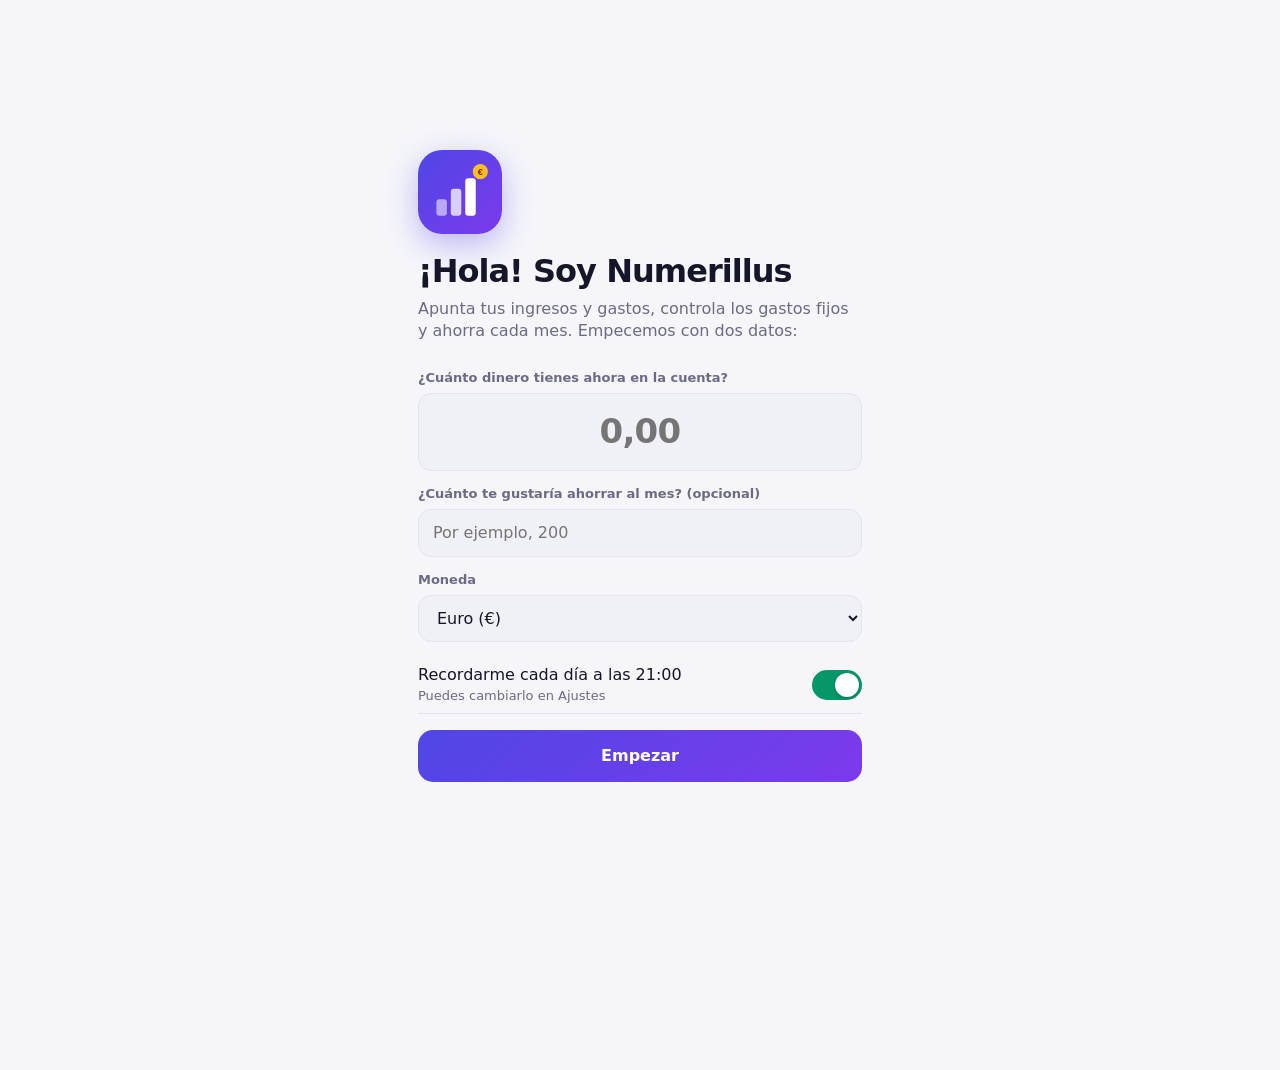
<file: index.html>
<!DOCTYPE html>
<html lang="es">
<head>
  <meta charset="utf-8">
  <meta name="viewport" content="width=device-width, initial-scale=1, viewport-fit=cover">
  <title>Numerillus</title>
  <meta name="description" content="Controla tus ingresos, gastos y ahorro mes a mes.">
  <meta name="theme-color" content="#4f46e5">
  <meta name="apple-mobile-web-app-capable" content="yes">
  <meta name="mobile-web-app-capable" content="yes">
  <meta name="apple-mobile-web-app-status-bar-style" content="default">
  <meta name="apple-mobile-web-app-title" content="Numerillus">
  <link rel="manifest" href="manifest.webmanifest">
  <link rel="icon" href="icons/icon.svg" type="image/svg+xml">
  <link rel="apple-touch-icon" href="icons/apple-touch-icon.png">
  <link rel="stylesheet" href="css/styles.css">
</head>
<body>
  <div id="app" class="app">
    <main id="view" class="view" tabindex="-1"></main>

    <button id="fab" class="fab" data-action="new-tx" aria-label="Añadir movimiento">
      <svg viewBox="0 0 24 24" width="28" height="28"><path d="M12 5v14M5 12h14" stroke="currentColor" stroke-width="2.4" stroke-linecap="round"/></svg>
    </button>

    <nav class="tabbar" aria-label="Secciones">
      <a href="#home" data-tab="home">
        <svg viewBox="0 0 24 24"><path d="M3 10.5 12 3l9 7.5V20a1 1 0 0 1-1 1h-5v-6H9v6H4a1 1 0 0 1-1-1z"/></svg>
        <span>Inicio</span>
      </a>
      <a href="#movements" data-tab="movements">
        <svg viewBox="0 0 24 24"><path d="M4 6h16M4 12h16M4 18h10"/></svg>
        <span>Movimientos</span>
      </a>
      <a href="#fixed" data-tab="fixed">
        <svg viewBox="0 0 24 24"><rect x="3" y="5" width="18" height="16" rx="2"/><path d="M3 10h18M8 3v4M16 3v4"/></svg>
        <span>Fijos</span>
      </a>
      <a href="#stats" data-tab="stats">
        <svg viewBox="0 0 24 24"><path d="M4 20V10M10 20V4M16 20v-7M22 20H2"/></svg>
        <span>Estadísticas</span>
      </a>
      <a href="#settings" data-tab="settings">
        <svg viewBox="0 0 24 24"><circle cx="12" cy="12" r="3"/><path d="M19.4 15a1.7 1.7 0 0 0 .3 1.8l.1.1a2 2 0 1 1-2.8 2.8l-.1-.1a1.7 1.7 0 0 0-1.8-.3 1.7 1.7 0 0 0-1 1.5V21a2 2 0 1 1-4 0v-.1a1.7 1.7 0 0 0-1.1-1.5 1.7 1.7 0 0 0-1.8.3l-.1.1a2 2 0 1 1-2.8-2.8l.1-.1a1.7 1.7 0 0 0 .3-1.8 1.7 1.7 0 0 0-1.5-1H3a2 2 0 1 1 0-4h.1a1.7 1.7 0 0 0 1.5-1.1 1.7 1.7 0 0 0-.3-1.8l-.1-.1a2 2 0 1 1 2.8-2.8l.1.1a1.7 1.7 0 0 0 1.8.3H9a1.7 1.7 0 0 0 1-1.5V3a2 2 0 1 1 4 0v.1a1.7 1.7 0 0 0 1 1.5 1.7 1.7 0 0 0 1.8-.3l.1-.1a2 2 0 1 1 2.8 2.8l-.1.1a1.7 1.7 0 0 0-.3 1.8V9a1.7 1.7 0 0 0 1.5 1H21a2 2 0 1 1 0 4h-.1a1.7 1.7 0 0 0-1.5 1z"/></svg>
        <span>Ajustes</span>
      </a>
    </nav>
  </div>

  <div id="sheet-root"></div>
  <div id="toast" class="toast" role="status" aria-live="polite"></div>

  <script type="module" src="js/app.js"></script>
</body>
</html>
</file>
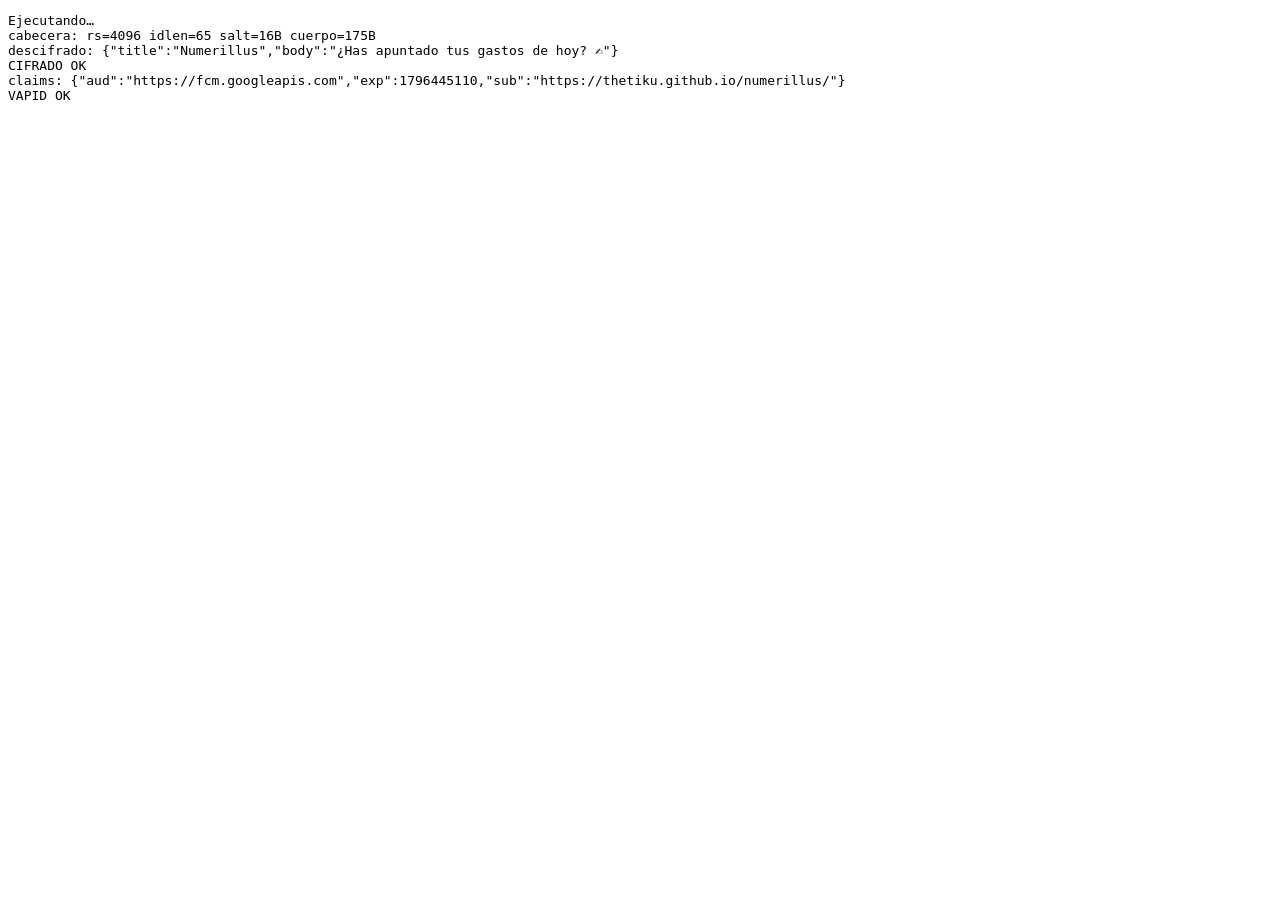
<file: push-server/selftest.html>
<!DOCTYPE html>
<meta charset="utf-8">
<title>Numerillus push · autotest</title>
<pre id="out">Ejecutando…</pre>
<script type="module">
// Autotest: cifra como el servidor (webpush.js) y descifra como haría el navegador (RFC 8291),
// y verifica la firma VAPID. Usa claves de prueba generadas aquí (no las reales).
import { encryptPayload, vapidAuth, b64u } from './webpush.js';
const out = document.getElementById('out');
const log = (m) => { out.textContent += '\n' + m; };
const enc = new TextEncoder();
const concat = (...a) => { const o = new Uint8Array(a.reduce((n, x) => n + x.length, 0)); let i = 0; for (const x of a) { o.set(x, i); i += x.length; } return o; };
const hmac = async (k, d) => new Uint8Array(await crypto.subtle.sign('HMAC', await crypto.subtle.importKey('raw', k, { name: 'HMAC', hash: 'SHA-256' }, false, ['sign']), d));

try {
  // "Navegador" receptor
  const ua = await crypto.subtle.generateKey({ name: 'ECDH', namedCurve: 'P-256' }, true, ['deriveBits']);
  const uaPub = new Uint8Array(await crypto.subtle.exportKey('raw', ua.publicKey));
  const auth = crypto.getRandomValues(new Uint8Array(16));
  const sub = { endpoint: 'https://fcm.googleapis.com/fcm/send/abc', keys: { p256dh: b64u.encode(uaPub), auth: b64u.encode(auth) } };

  const msg = JSON.stringify({ title: 'Numerillus', body: '¿Has apuntado tus gastos de hoy? ✍️' });
  const body = await encryptPayload(sub, msg);

  // Descifrado independiente (lado receptor)
  const salt = body.slice(0, 16);
  const rs = new DataView(body.buffer).getUint32(16);
  const idlen = body[20];
  const asPub = body.slice(21, 21 + idlen);
  const ct = body.slice(21 + idlen);
  const asKey = await crypto.subtle.importKey('raw', asPub, { name: 'ECDH', namedCurve: 'P-256' }, false, []);
  const secret = new Uint8Array(await crypto.subtle.deriveBits({ name: 'ECDH', public: asKey }, ua.privateKey, 256));
  const ikm = await hmac(await hmac(auth, secret), concat(enc.encode('WebPush: info\0'), uaPub, asPub, new Uint8Array([1])));
  const prk = await hmac(salt, ikm);
  const cek = (await hmac(prk, concat(enc.encode('Content-Encoding: aes128gcm\0'), new Uint8Array([1])))).slice(0, 16);
  const nonce = (await hmac(prk, concat(enc.encode('Content-Encoding: nonce\0'), new Uint8Array([1])))).slice(0, 12);
  const k = await crypto.subtle.importKey('raw', cek, 'AES-GCM', false, ['decrypt']);
  const pt = new Uint8Array(await crypto.subtle.decrypt({ name: 'AES-GCM', iv: nonce }, k, ct));
  const delim = pt[pt.length - 1];
  const text = new TextDecoder().decode(pt.slice(0, -1));
  log(`cabecera: rs=${rs} idlen=${idlen} salt=${salt.length}B cuerpo=${body.length}B`);
  log(`descifrado: ${text}`);
  log(`CIFRADO ${text === msg && delim === 2 && rs === 4096 && idlen === 65 ? 'OK' : 'FALLO'}`);

  // VAPID
  const vk = await crypto.subtle.generateKey({ name: 'ECDSA', namedCurve: 'P-256' }, true, ['sign', 'verify']);
  const jwk = await crypto.subtle.exportKey('jwk', vk.privateKey);
  const pub = new Uint8Array(await crypto.subtle.exportKey('raw', vk.publicKey));
  const h = await vapidAuth(sub.endpoint, { privateJwk: jwk, publicKey: b64u.encode(pub), subject: 'https://thetiku.github.io/numerillus/' });
  const [, token, kpart] = h.match(/^vapid t=([^,]+), k=(.+)$/);
  const [hd, cl, sg] = token.split('.');
  const ok = await crypto.subtle.verify({ name: 'ECDSA', hash: 'SHA-256' }, vk.publicKey, b64u.decode(sg), enc.encode(`${hd}.${cl}`));
  const claims = JSON.parse(new TextDecoder().decode(b64u.decode(cl)));
  log(`claims: ${JSON.stringify(claims)}`);
  log(`VAPID ${ok && kpart === b64u.encode(pub) && claims.aud === 'https://fcm.googleapis.com' && b64u.decode(sg).length === 64 ? 'OK' : 'FALLO'}`);
} catch (e) {
  log('ERROR ' + e.message);
}
document.title = out.textContent.includes('FALLO') || out.textContent.includes('ERROR') ? 'FALLO' : 'OK';
</script>
</file>
<file: css/styles.css>
/* ===== Numerillus ===== */
:root {
  --bg: #f5f5fa;
  --surface: #ffffff;
  --surface-2: #f0f0f7;
  --text: #16162a;
  --muted: #6b6b85;
  --border: #e4e4ef;
  --primary: #4f46e5;
  --primary-2: #7c3aed;
  --primary-soft: #eef0ff;
  --income: #059669;
  --expense: #e11d48;
  --saving: #0284c7;
  --warning: #d97706;
  --shadow: 0 6px 24px rgba(30, 30, 80, .08);
  --radius: 18px;
  --tabbar-h: 64px;
  --safe-b: env(safe-area-inset-bottom, 0px);
  --safe-t: env(safe-area-inset-top, 0px);
  color-scheme: light;
}

@media (prefers-color-scheme: dark) {
  :root:not([data-theme="light"]) {
    --bg: #0e0e1a; --surface: #181828; --surface-2: #22223a; --text: #f1f1fa; --muted: #9a9ab8;
    --border: #2c2c46; --primary: #818cf8; --primary-2: #a78bfa; --primary-soft: #23234a;
    --income: #34d399; --expense: #fb7185; --saving: #38bdf8; --warning: #fbbf24;
    --shadow: 0 6px 24px rgba(0, 0, 0, .35); color-scheme: dark;
  }
}
:root[data-theme="dark"] {
  --bg: #0e0e1a; --surface: #181828; --surface-2: #22223a; --text: #f1f1fa; --muted: #9a9ab8;
  --border: #2c2c46; --primary: #818cf8; --primary-2: #a78bfa; --primary-soft: #23234a;
  --income: #34d399; --expense: #fb7185; --saving: #38bdf8; --warning: #fbbf24;
  --shadow: 0 6px 24px rgba(0, 0, 0, .35); color-scheme: dark;
}

* { box-sizing: border-box; -webkit-tap-highlight-color: transparent; }
html, body { margin: 0; height: 100%; }
body {
  font-family: -apple-system, BlinkMacSystemFont, "SF Pro Text", "Segoe UI", Roboto, system-ui, sans-serif;
  background: var(--bg); color: var(--text); font-size: 16px; line-height: 1.4;
  -webkit-font-smoothing: antialiased; overscroll-behavior-y: none;
}
button, input, select { font: inherit; color: inherit; }
button { cursor: pointer; }
h1, h2, h3 { margin: 0; line-height: 1.2; }

.app { max-width: 520px; margin: 0 auto; min-height: 100%; position: relative; }
.view {
  padding: calc(16px + var(--safe-t)) 16px calc(var(--tabbar-h) + var(--safe-b) + 90px);
  outline: none; animation: fade .2s ease;
}
@keyframes fade { from { opacity: 0; transform: translateY(4px); } to { opacity: 1; transform: none; } }

/* ----- Cabecera ----- */
.header { display: flex; align-items: center; justify-content: space-between; gap: 12px; margin-bottom: 16px; }
.header h1 { font-size: 26px; font-weight: 800; letter-spacing: -.02em; }
.header .sub { color: var(--muted); font-size: 14px; margin-top: 2px; }
.brand { display: flex; align-items: center; gap: 10px; }
.brand img { width: 36px; height: 36px; border-radius: 10px; }

.month-switch {
  display: flex; align-items: center; justify-content: space-between; background: var(--surface);
  border-radius: 14px; padding: 6px; margin-bottom: 16px; box-shadow: var(--shadow);
}
.month-switch strong { font-size: 16px; }
.icon-btn {
  width: 38px; height: 38px; border-radius: 11px; border: 0; background: var(--surface-2);
  display: grid; place-items: center; color: var(--text);
}
.icon-btn svg { width: 20px; height: 20px; fill: none; stroke: currentColor; stroke-width: 2.2; stroke-linecap: round; stroke-linejoin: round; }
.icon-btn:active { transform: scale(.94); }

/* ----- Tarjetas ----- */
.card { background: var(--surface); border-radius: var(--radius); padding: 16px; box-shadow: var(--shadow); margin-bottom: 14px; }
.card-title { display: flex; align-items: center; justify-content: space-between; margin-bottom: 12px; }
.card-title h2 { font-size: 17px; font-weight: 700; }
.card-title .link { color: var(--primary); font-size: 14px; font-weight: 600; background: none; border: 0; padding: 0; text-decoration: none; }

.balance-card {
  background: linear-gradient(135deg, var(--primary), var(--primary-2)); color: #fff;
  border-radius: 22px; padding: 20px; margin-bottom: 14px; box-shadow: 0 10px 30px rgba(79, 70, 229, .35);
}
.balance-card .label { opacity: .85; font-size: 14px; }
.balance-card .amount { font-size: 36px; font-weight: 800; letter-spacing: -.02em; margin: 4px 0 14px; }
.balance-card .row { display: grid; grid-template-columns: 1fr 1fr; gap: 10px; }
.balance-card .pill { background: rgba(255, 255, 255, .16); border-radius: 14px; padding: 10px 12px; }
.balance-card .pill span { display: block; font-size: 12px; opacity: .85; }
.balance-card .pill b { font-size: 16px; }

.stats-grid { display: grid; grid-template-columns: 1fr 1fr; gap: 10px; margin-bottom: 14px; }
.stat { background: var(--surface); border-radius: 16px; padding: 14px; box-shadow: var(--shadow); }
.stat .k { color: var(--muted); font-size: 13px; display: flex; align-items: center; gap: 6px; }
.stat .v { font-size: 19px; font-weight: 750; margin-top: 4px; }
.dot { width: 8px; height: 8px; border-radius: 50%; display: inline-block; }

.income { color: var(--income); }
.expense { color: var(--expense); }
.saving { color: var(--saving); }
.muted { color: var(--muted); }
.small { font-size: 13px; }

.reminder-card {
  display: flex; gap: 12px; align-items: center; background: var(--primary-soft);
  border-radius: 16px; padding: 14px; margin-bottom: 14px;
}
.reminder-card .emoji { font-size: 28px; }
.reminder-card p { margin: 0; font-size: 14px; }
.reminder-card b { display: block; font-size: 15px; }

/* ----- Progreso ----- */
.progress { height: 10px; background: var(--surface-2); border-radius: 99px; overflow: hidden; }
.progress > i { display: block; height: 100%; border-radius: 99px; background: linear-gradient(90deg, var(--saving), var(--primary)); transition: width .4s; }
.progress-meta { display: flex; justify-content: space-between; font-size: 13px; color: var(--muted); margin-top: 8px; }

/* ----- Listas ----- */
.list { display: flex; flex-direction: column; }
.item {
  display: flex; align-items: center; gap: 12px; padding: 10px 0; border: 0; background: none;
  text-align: left; width: 100%; border-bottom: 1px solid var(--border);
}
.item:last-child { border-bottom: 0; }
.cat-icon {
  width: 42px; height: 42px; border-radius: 13px; display: grid; place-items: center; font-size: 20px; flex: none;
}
.item .main { flex: 1; min-width: 0; }
.item .title, .item .meta { display: block; }
.item .title { font-weight: 600; white-space: nowrap; overflow: hidden; text-overflow: ellipsis; }
.item .meta { color: var(--muted); font-size: 13px; }
.item .amt { font-weight: 700; white-space: nowrap; }
.day-group { margin-bottom: 14px; }
.day-head { display: flex; justify-content: space-between; color: var(--muted); font-size: 13px; font-weight: 600; margin: 0 4px 6px; }

.empty { text-align: center; color: var(--muted); padding: 26px 10px; }
.empty .emoji { font-size: 40px; display: block; margin-bottom: 6px; }

.badge { font-size: 11px; font-weight: 700; padding: 2px 8px; border-radius: 99px; background: var(--surface-2); color: var(--muted); }
.badge.paid { background: color-mix(in srgb, var(--income) 15%, transparent); color: var(--income); }
.badge.late { background: color-mix(in srgb, var(--expense) 15%, transparent); color: var(--expense); }

/* Gastos fijos */
.fixed-item { display: flex; align-items: center; gap: 12px; padding: 12px 0; border-bottom: 1px solid var(--border); }
.fixed-item:last-child { border-bottom: 0; }
.fixed-item.is-paid .title { text-decoration: line-through; color: var(--muted); }
.check {
  width: 30px; height: 30px; border-radius: 50%; border: 2px solid var(--border); background: transparent;
  display: grid; place-items: center; flex: none; transition: all .15s;
}
.check svg { width: 16px; height: 16px; stroke: #fff; stroke-width: 3; fill: none; opacity: 0; }
.check.on { background: var(--income); border-color: var(--income); }
.check.on svg { opacity: 1; }
.fixed-item .main { flex: 1; min-width: 0; border: 0; background: none; text-align: left; padding: 0; }

/* Segmentado */
.segmented { display: flex; background: var(--surface-2); border-radius: 13px; padding: 4px; gap: 4px; margin-bottom: 14px; }
.segmented button {
  flex: 1; border: 0; background: transparent; border-radius: 10px; padding: 9px 6px; font-weight: 600;
  font-size: 14px; color: var(--muted);
}
.segmented button.on { background: var(--surface); color: var(--text); box-shadow: 0 2px 8px rgba(0, 0, 0, .08); }

/* Chips */
.chips { display: flex; gap: 8px; overflow-x: auto; padding-bottom: 4px; margin-bottom: 12px; scrollbar-width: none; }
.chips::-webkit-scrollbar { display: none; }
.chip { border: 1px solid var(--border); background: var(--surface); border-radius: 99px; padding: 7px 14px; font-size: 14px; white-space: nowrap; font-weight: 600; color: var(--muted); }
.chip.on { background: var(--primary); border-color: var(--primary); color: #fff; }

/* Gráficos */
.chart { width: 100%; height: auto; display: block; }
.chart .grid { stroke: var(--border); stroke-dasharray: 3 4; }
.chart .baseline { stroke: var(--border); }
.chart .axis { fill: var(--muted); font-size: 11px; }
.legend { display: flex; gap: 14px; justify-content: center; flex-wrap: wrap; margin-top: 8px; font-size: 13px; color: var(--muted); }
.legend-item { display: inline-flex; align-items: center; gap: 6px; }
.legend-item i { width: 10px; height: 10px; border-radius: 3px; display: inline-block; }
.donut { width: 210px; height: 210px; display: block; margin: 0 auto 6px; }
.donut-empty { stroke: var(--surface-2); }
.donut-top { font-size: 19px; font-weight: 800; fill: var(--text); }
.donut-bottom { font-size: 12px; fill: var(--muted); }
.bar-row { margin: 10px 0 14px; }
.bar-row .top { display: flex; align-items: center; gap: 10px; margin-bottom: 6px; }
.bar-row .top .name { flex: 1; font-weight: 600; }
.bar-row .track { height: 8px; background: var(--surface-2); border-radius: 99px; overflow: hidden; }
.bar-row .track i { display: block; height: 100%; border-radius: 99px; }
.table { width: 100%; border-collapse: collapse; font-size: 14px; }
.table th { color: var(--muted); font-weight: 600; text-align: right; padding: 6px 4px; font-size: 12px; }
.table th:first-child, .table td:first-child { text-align: left; }
.table td { text-align: right; padding: 8px 4px; border-top: 1px solid var(--border); white-space: nowrap; }

/* Ajustes */
.settings-group { background: var(--surface); border-radius: var(--radius); box-shadow: var(--shadow); margin-bottom: 18px; overflow: hidden; }
.settings-label { font-size: 13px; color: var(--muted); font-weight: 600; text-transform: uppercase; letter-spacing: .04em; margin: 0 6px 8px; }
.setting {
  display: flex; align-items: center; gap: 12px; padding: 14px 16px; border-bottom: 1px solid var(--border);
  width: 100%; background: none; border-left: 0; border-right: 0; border-top: 0; text-align: left;
}
.setting:last-child { border-bottom: 0; }
.setting .main { flex: 1; min-width: 0; }
.setting .main small { display: block; color: var(--muted); font-size: 13px; }
.setting .value { color: var(--muted); font-size: 15px; }
.setting .chev { color: var(--muted); }
.setting.danger .main { color: var(--expense); font-weight: 600; }
.setting input[type="time"], .setting select {
  border: 1px solid var(--border); background: var(--surface-2); border-radius: 10px; padding: 6px 8px;
}
.setting-icon { width: 32px; height: 32px; border-radius: 9px; display: grid; place-items: center; font-size: 17px; background: var(--surface-2); flex: none; }

.switch { position: relative; width: 50px; height: 30px; flex: none; }
.switch input { opacity: 0; width: 0; height: 0; position: absolute; }
.switch span { position: absolute; inset: 0; background: var(--border); border-radius: 99px; transition: .2s; }
.switch span::after { content: ""; position: absolute; width: 24px; height: 24px; left: 3px; top: 3px; background: #fff; border-radius: 50%; transition: .2s; box-shadow: 0 1px 3px rgba(0,0,0,.25); }
.switch input:checked + span { background: var(--income); }
.switch input:checked + span::after { transform: translateX(20px); }
.note { font-size: 13px; color: var(--muted); padding: 0 6px; margin: -8px 0 18px; }
.note.warn { color: var(--warning); }

/* ----- Botón flotante y barra inferior ----- */
.fab {
  position: fixed; right: max(18px, calc(50% - 260px + 18px)); bottom: calc(var(--tabbar-h) + var(--safe-b) + 16px);
  width: 60px; height: 60px; border-radius: 20px; border: 0; color: #fff;
  background: linear-gradient(135deg, var(--primary), var(--primary-2)); box-shadow: 0 10px 24px rgba(79, 70, 229, .45);
  display: grid; place-items: center; z-index: 20; transition: transform .15s;
}
.fab:active { transform: scale(.92); }
.fab.hidden { display: none; }

.tabbar {
  position: fixed; left: 0; right: 0; bottom: 0; z-index: 25; margin: 0 auto; max-width: 520px;
  height: calc(var(--tabbar-h) + var(--safe-b)); padding-bottom: var(--safe-b);
  background: color-mix(in srgb, var(--surface) 88%, transparent); backdrop-filter: blur(16px); -webkit-backdrop-filter: blur(16px);
  border-top: 1px solid var(--border); display: grid; grid-template-columns: repeat(5, 1fr);
}
.tabbar a { display: flex; flex-direction: column; align-items: center; justify-content: center; gap: 3px; color: var(--muted); text-decoration: none; font-size: 10.5px; font-weight: 600; }
.tabbar svg { width: 24px; height: 24px; fill: none; stroke: currentColor; stroke-width: 2; stroke-linecap: round; stroke-linejoin: round; }
.tabbar a.on { color: var(--primary); }
.tabbar.hidden { display: none; }

/* ----- Hoja inferior (formularios) ----- */
.overlay { position: fixed; inset: 0; background: rgba(10, 10, 30, .45); z-index: 40; animation: fadeIn .2s; }
@keyframes fadeIn { from { opacity: 0; } }
.sheet {
  position: fixed; left: 0; right: 0; bottom: 0; margin: 0 auto; max-width: 520px; z-index: 41;
  background: var(--surface); border-radius: 24px 24px 0 0; max-height: 92vh; overflow-y: auto;
  padding: 10px 18px calc(20px + var(--safe-b)); animation: up .25s cubic-bezier(.2, .9, .3, 1);
}
@keyframes up { from { transform: translateY(100%); } }
.sheet .grabber { width: 40px; height: 5px; border-radius: 99px; background: var(--border); margin: 0 auto 12px; }
.sheet h2 { font-size: 20px; margin-bottom: 14px; }
.sheet-head { display: flex; align-items: center; justify-content: space-between; margin-bottom: 8px; }
.sheet-head h2 { margin: 0; }

.field { margin-bottom: 14px; }
.field label { display: block; font-size: 13px; font-weight: 600; color: var(--muted); margin-bottom: 6px; }
.input {
  width: 100%; border: 1px solid var(--border); background: var(--surface-2); border-radius: 13px;
  padding: 12px 14px; font-size: 16px; outline: none;
}
.input:focus { border-color: var(--primary); }
.amount-input { font-size: 34px; font-weight: 800; text-align: center; padding: 14px; letter-spacing: -.02em; }
.row-2 { display: grid; grid-template-columns: 1fr 1fr; gap: 10px; }

.cat-grid { display: grid; grid-template-columns: repeat(4, 1fr); gap: 8px; }
.cat-opt {
  border: 2px solid transparent; background: var(--surface-2); border-radius: 14px; padding: 8px 4px;
  display: flex; flex-direction: column; align-items: center; gap: 2px; font-size: 11.5px; font-weight: 600;
  color: var(--muted); min-width: 0;
}
.cat-opt .ico { font-size: 22px; }
.cat-opt span:last-child { width: 100%; overflow: hidden; text-overflow: ellipsis; white-space: nowrap; text-align: center; }
.cat-opt.on { border-color: var(--primary); background: var(--primary-soft); color: var(--text); }

.color-grid, .emoji-grid { display: flex; flex-wrap: wrap; gap: 8px; }
.color-opt { width: 34px; height: 34px; border-radius: 50%; border: 3px solid transparent; }
.color-opt.on { border-color: var(--text); }
.emoji-opt { width: 42px; height: 42px; border-radius: 12px; border: 2px solid transparent; background: var(--surface-2); font-size: 21px; }
.emoji-opt.on { border-color: var(--primary); }

.btn {
  width: 100%; border: 0; border-radius: 15px; padding: 15px; font-weight: 700; font-size: 16px;
  background: linear-gradient(135deg, var(--primary), var(--primary-2)); color: #fff;
}
.btn:active { opacity: .85; }
.btn.secondary { background: var(--surface-2); color: var(--text); }
.btn.danger { background: transparent; color: var(--expense); }
.btn.small { width: auto; padding: 9px 14px; font-size: 14px; border-radius: 11px; }
.btn-row { display: flex; flex-direction: column; gap: 8px; margin-top: 8px; }

/* Onboarding */
.onboarding { min-height: 100vh; display: flex; flex-direction: column; justify-content: center; padding: calc(30px + var(--safe-t)) 22px 30px; max-width: 520px; margin: 0 auto; }
.onboarding .logo { width: 84px; height: 84px; border-radius: 24px; margin-bottom: 18px; box-shadow: 0 10px 30px rgba(79, 70, 229, .35); }
.onboarding h1 { font-size: 32px; font-weight: 850; letter-spacing: -.03em; margin-bottom: 8px; }
.onboarding p.lead { color: var(--muted); margin: 0 0 26px; }

/* Toast */
.toast {
  position: fixed; left: 50%; bottom: calc(var(--tabbar-h) + var(--safe-b) + 90px); transform: translate(-50%, 20px);
  background: var(--text); color: var(--bg); padding: 11px 18px; border-radius: 14px; font-size: 14px; font-weight: 600;
  opacity: 0; pointer-events: none; transition: all .25s; z-index: 60; max-width: 90vw; text-align: center;
}
.toast.show { opacity: 1; transform: translate(-50%, 0); }
</file>
